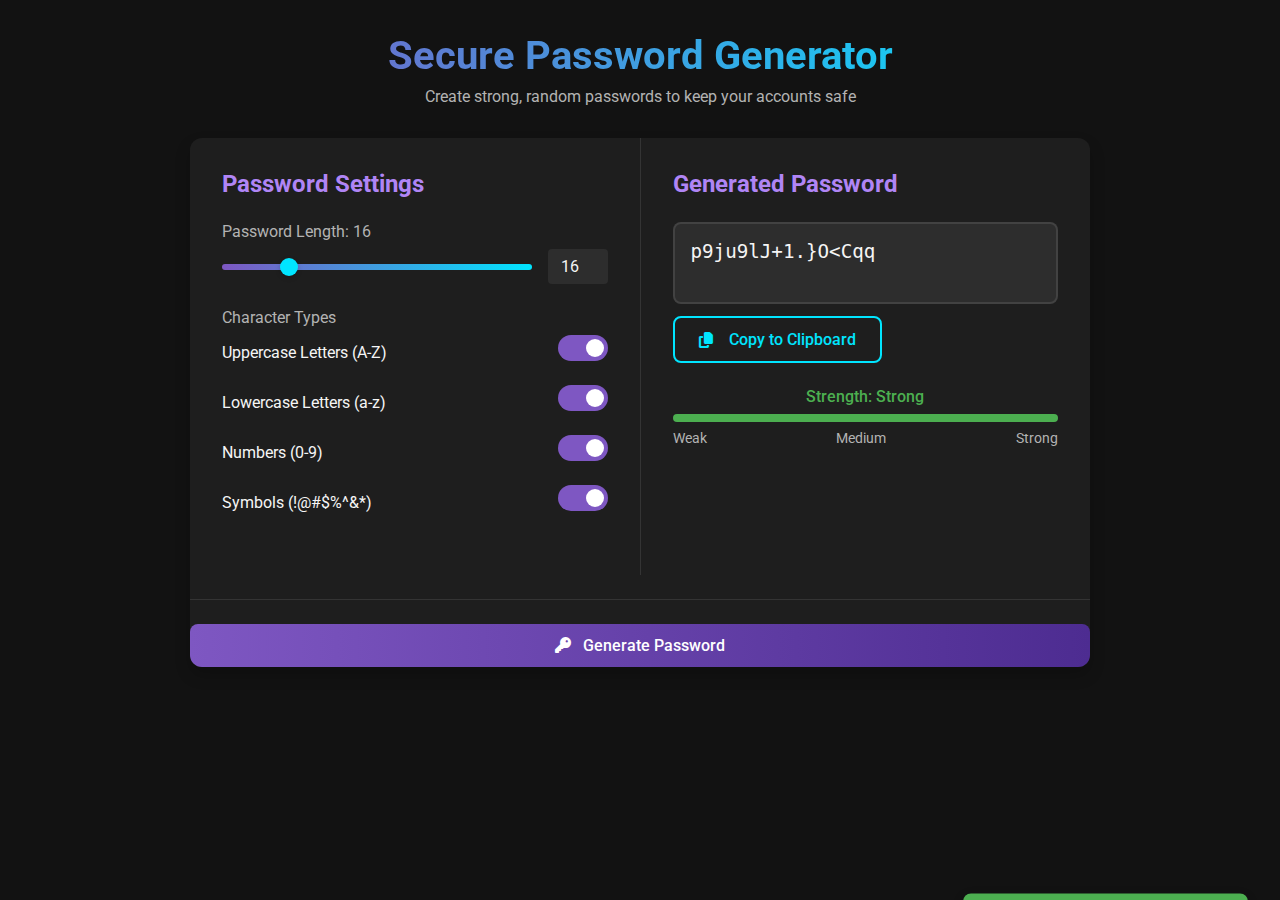
<file: main.html>
<!DOCTYPE html>
<html lang="en">
<head>
    <meta charset="utf-8">
    <meta name="viewport" content="width=device-width, initial-scale=1">
    <title>Secure Password Generator</title>
    <link rel="stylesheet" href="https://cdnjs.cloudflare.com/ajax/libs/font-awesome/6.4.0/css/all.min.css">
    <link rel="stylesheet" href="https://fonts.googleapis.com/css2?family=Roboto:wght@300;400;500;700&display=swap">
    <style id="app-style">
        :root {
            --primary: #7e57c2;
            --primary-light: #b085f5;
            --primary-dark: #4d2c91;
            --accent: #00e5ff;
            --accent-light: #6effff;
            --accent-dark: #00b2cc;
            --bg-dark: #121212;
            --bg-card: #1e1e1e;
            --bg-input: #2d2d2d;
            --text-primary: #f5f5f5;
            --text-secondary: #b3b3b3;
            --success: #4caf50;
            --warning: #ff9800;
            --danger: #f44336;
            --transition: all 0.3s ease;
        }

        * {
            margin: 0;
            padding: 0;
            box-sizing: border-box;
            font-family: 'Roboto', sans-serif;
        }

        body {
            background-color: var(--bg-dark);
            color: var(--text-primary);
            min-height: 100vh;
            padding: 2rem;
            display: flex;
            flex-direction: column;
            align-items: center;
        }

        .container {
            max-width: 900px;
            width: 100%;
        }

        header {
            text-align: center;
            margin-bottom: 2rem;
        }

        header h1 {
            font-size: 2.5rem;
            margin-bottom: 0.5rem;
            background: linear-gradient(90deg, var(--primary), var(--accent));
            -webkit-background-clip: text;
            background-clip: text;
            color: transparent;
        }

        header p {
            color: var(--text-secondary);
        }

        .main-content {
            background-color: var(--bg-card);
            border-radius: 12px;
            box-shadow: 0 8px 16px rgba(0, 0, 0, 0.2);
            overflow: hidden;
            animation: fadeIn 0.5s ease-in;
        }

        @keyframes fadeIn {
            from {
                opacity: 0;
                transform: translateY(20px);
            }
            to {
                opacity: 1;
                transform: translateY(0);
            }
        }

        .flex-container {
            display: flex;
            flex-direction: column;
        }

        @media (min-width: 768px) {
            .flex-container {
                flex-direction: row;
            }
        }

        .settings-panel {
            flex: 1;
            padding: 2rem;
            border-right: 1px solid rgba(255, 255, 255, 0.1);
        }

        .output-panel {
            flex: 1;
            padding: 2rem;
            display: flex;
            flex-direction: column;
        }

        h2 {
            font-size: 1.5rem;
            margin-bottom: 1.5rem;
            color: var(--primary-light);
        }

        .form-group {
            margin-bottom: 1.5rem;
        }

        label {
            display: block;
            margin-bottom: 0.5rem;
            color: var(--text-secondary);
        }

        .slider-container {
            display: flex;
            align-items: center;
            gap: 1rem;
        }

        input[type="range"] {
            flex: 1;
            height: 6px;
            appearance: none;
            background: linear-gradient(90deg, var(--primary), var(--accent));
            border-radius: 3px;
            outline: none;
        }

        input[type="range"]::-webkit-slider-thumb {
            appearance: none;
            width: 18px;
            height: 18px;
            border-radius: 50%;
            background: var(--accent);
            cursor: pointer;
            transition: var(--transition);
            box-shadow: 0 2px 5px rgba(0, 0, 0, 0.2);
        }

        input[type="range"]::-webkit-slider-thumb:hover {
            transform: scale(1.2);
        }

        input[type="number"] {
            width: 60px;
            background: var(--bg-input);
            border: none;
            color: var(--text-primary);
            padding: 0.5rem;
            border-radius: 4px;
            font-size: 1rem;
            text-align: center;
        }

        .toggle-group {
            display: flex;
            justify-content: space-between;
            align-items: center;
            margin-bottom: 1rem;
        }

        .toggle-switch {
            position: relative;
            display: inline-block;
            width: 50px;
            height: 26px;
        }

        .toggle-switch input {
            opacity: 0;
            width: 0;
            height: 0;
        }

        .toggle-slider {
            position: absolute;
            cursor: pointer;
            top: 0;
            left: 0;
            right: 0;
            bottom: 0;
            background-color: var(--bg-input);
            transition: var(--transition);
            border-radius: 34px;
        }

        .toggle-slider:before {
            position: absolute;
            content: "";
            height: 18px;
            width: 18px;
            left: 4px;
            bottom: 4px;
            background-color: var(--text-primary);
            transition: var(--transition);
            border-radius: 50%;
        }

        input:checked + .toggle-slider {
            background-color: var(--primary);
        }

        input:focus + .toggle-slider {
            box-shadow: 0 0 1px var(--primary);
        }

        input:checked + .toggle-slider:before {
            transform: translateX(24px);
            background-color: white;
        }

        .output-field {
            position: relative;
            margin-bottom: 1.5rem;
        }

        .password-output {
            width: 100%;
            background-color: var(--bg-input);
            border: 2px solid rgba(255, 255, 255, 0.1);
            color: var(--text-primary);
            padding: 1rem;
            border-radius: 8px;
            font-family: monospace;
            font-size: 1.2rem;
            min-height: 60px;
            resize: none;
            overflow: hidden;
            margin-bottom: 0.5rem;
        }

        .strength-meter {
            margin-bottom: 1.5rem;
        }

        .strength-meter-bar {
            height: 8px;
            border-radius: 4px;
            background-color: var(--bg-input);
            overflow: hidden;
            margin-top: 0.5rem;
            transition: var(--transition);
        }

        .strength-meter-fill {
            height: 100%;
            width: 0%;
            transition: var(--transition);
        }

        .strength-labels {
            display: flex;
            justify-content: space-between;
            margin-top: 0.5rem;
            color: var(--text-secondary);
            font-size: 0.85rem;
        }

        .strength-value {
            font-weight: 500;
            text-align: center;
            margin-bottom: 0.5rem;
        }

        .weak {
            color: var(--danger);
        }

        .medium {
            color: var(--warning);
        }

        .strong {
            color: var(--success);
        }

        .btn {
            display: inline-flex;
            align-items: center;
            justify-content: center;
            gap: 0.5rem;
            padding: 0.75rem 1.5rem;
            font-size: 1rem;
            font-weight: 500;
            border-radius: 8px;
            border: none;
            cursor: pointer;
            transition: var(--transition);
            outline: none;
        }

        .btn-primary {
            background: linear-gradient(90deg, var(--primary), var(--primary-dark));
            color: white;
        }

        .btn-primary:hover {
            background: linear-gradient(90deg, var(--primary-light), var(--primary));
            transform: translateY(-2px);
            box-shadow: 0 4px 12px rgba(126, 87, 194, 0.3);
        }

        .btn-secondary {
            background: transparent;
            border: 2px solid var(--accent);
            color: var(--accent);
        }

        .btn-secondary:hover {
            background-color: rgba(0, 229, 255, 0.1);
            transform: translateY(-2px);
        }

        .btn-block {
            display: block;
            width: 100%;
        }

        .generate-btn-container {
            text-align: center;
            margin-top: 1.5rem;
            padding-top: 1.5rem;
            border-top: 1px solid rgba(255, 255, 255, 0.1);
        }

        .toast {
            position: fixed;
            bottom: 2rem;
            right: 2rem;
            background: var(--success);
            color: white;
            padding: 1rem 1.5rem;
            border-radius: 8px;
            box-shadow: 0 4px 12px rgba(0, 0, 0, 0.15);
            display: flex;
            align-items: center;
            gap: 0.5rem;
            transform: translateY(150%);
            transition: transform 0.3s cubic-bezier(0.68, -0.55, 0.27, 1.55);
            z-index: 1000;
        }

        .toast.show {
            transform: translateY(0);
        }

        .icon {
            margin-right: 0.5rem;
        }
    </style>
</head>
<body>
<div class="container">
    <header>
        <h1>Secure Password Generator</h1>
        <p>Create strong, random passwords to keep your accounts safe</p>
    </header>

    <div class="main-content">
        <div class="flex-container">
            <div class="settings-panel">
                <h2>Password Settings</h2>

                <div class="form-group">
                    <label for="length">Password Length: <span id="length-value">16</span></label>
                    <div class="slider-container">
                        <input type="range" id="length" min="4" max="64" value="16">
                        <input type="number" id="length-input" min="4" max="64" value="16">
                    </div>
                </div>

                <div class="form-group">
                    <label>Character Types</label>

                    <div class="toggle-group">
                        <span>Uppercase Letters (A-Z)</span>
                        <label class="toggle-switch">
                            <input type="checkbox" id="uppercase" checked>
                            <span class="toggle-slider"></span>
                        </label>
                    </div>

                    <div class="toggle-group">
                        <span>Lowercase Letters (a-z)</span>
                        <label class="toggle-switch">
                            <input type="checkbox" id="lowercase" checked>
                            <span class="toggle-slider"></span>
                        </label>
                    </div>

                    <div class="toggle-group">
                        <span>Numbers (0-9)</span>
                        <label class="toggle-switch">
                            <input type="checkbox" id="numbers" checked>
                            <span class="toggle-slider"></span>
                        </label>
                    </div>

                    <div class="toggle-group">
                        <span>Symbols (!@#$%^&*)</span>
                        <label class="toggle-switch">
                            <input type="checkbox" id="symbols" checked>
                            <span class="toggle-slider"></span>
                        </label>
                    </div>
                </div>
            </div>

            <div class="output-panel">
                <h2>Generated Password</h2>

                <div class="output-field">
                    <textarea class="password-output" id="password" readonly></textarea>
                    <button class="btn btn-secondary" id="copy-btn">
                        <i class="fas fa-copy icon"></i> Copy to Clipboard
                    </button>
                </div>

                <div class="strength-meter">
                    <div class="strength-value" id="strength-text">Password Strength</div>
                    <div class="strength-meter-bar">
                        <div class="strength-meter-fill" id="strength-fill"></div>
                    </div>
                    <div class="strength-labels">
                        <span>Weak</span>
                        <span>Medium</span>
                        <span>Strong</span>
                    </div>
                </div>
            </div>
        </div>

        <div class="generate-btn-container">
            <button class="btn btn-primary btn-block" id="generate-btn">
                <i class="fas fa-key icon"></i> Generate Password
            </button>
        </div>
    </div>
</div>

<div class="toast" id="toast">
    <i class="fas fa-check-circle"></i>
    <span>Password copied to clipboard!</span>
</div>

<script id="app-script">
    document.addEventListener('DOMContentLoaded', function() {
        // DOM elements
        const lengthSlider = document.getElementById('length');
        const lengthInput = document.getElementById('length-input');
        const lengthValue = document.getElementById('length-value');
        const uppercaseToggle = document.getElementById('uppercase');
        const lowercaseToggle = document.getElementById('lowercase');
        const numbersToggle = document.getElementById('numbers');
        const symbolsToggle = document.getElementById('symbols');
        const passwordOutput = document.getElementById('password');
        const generateBtn = document.getElementById('generate-btn');
        const copyBtn = document.getElementById('copy-btn');
        const toast = document.getElementById('toast');
        const strengthText = document.getElementById('strength-text');
        const strengthFill = document.getElementById('strength-fill');

        // Character sets
        const charset = {
            uppercase: 'ABCDEFGHIJKLMNOPQRSTUVWXYZ',
            lowercase: 'abcdefghijklmnopqrstuvwxyz',
            numbers: '0123456789',
            symbols: '!@#$%^&*()_+-=[]{}|;:,.<>?'
        };

        // Synchronize length inputs
        lengthSlider.addEventListener('input', function() {
            const value = lengthSlider.value;
            lengthValue.textContent = value;
            lengthInput.value = value;
            updateStrengthMeter();
        });

        lengthInput.addEventListener('input', function() {
            let value = parseInt(lengthInput.value);

            // Clamp between min and max
            if (value < 4) value = 4;
            if (value > 64) value = 64;

            lengthSlider.value = value;
            lengthValue.textContent = value;
            lengthInput.value = value;
            updateStrengthMeter();
        });

        // Toggle character types and update strength
        uppercaseToggle.addEventListener('change', updateStrengthMeter);
        lowercaseToggle.addEventListener('change', updateStrengthMeter);
        numbersToggle.addEventListener('change', updateStrengthMeter);
        symbolsToggle.addEventListener('change', updateStrengthMeter);

        // Generate password function
        function generatePassword() {
            const length = parseInt(lengthSlider.value);
            let chars = '';

            if (uppercaseToggle.checked) chars += charset.uppercase;
            if (lowercaseToggle.checked) chars += charset.lowercase;
            if (numbersToggle.checked) chars += charset.numbers;
            if (symbolsToggle.checked) chars += charset.symbols;

            // Ensure at least one character type is selected
            if (chars === '') {
                lowercaseToggle.checked = true;
                chars = charset.lowercase;
            }

            let password = '';

            // Use crypto.getRandomValues for better randomness
            const array = new Uint32Array(length);
            window.crypto.getRandomValues(array);

            for (let i = 0; i < length; i++) {
                password += chars.charAt(array[i] % chars.length);
            }

            return password;
        }

        // Calculate password strength
        function calculateStrength() {
            const length = parseInt(lengthSlider.value);
            let complexity = 0;

            // Add complexity based on character types
            if (uppercaseToggle.checked) complexity += 26;
            if (lowercaseToggle.checked) complexity += 26;
            if (numbersToggle.checked) complexity += 10;
            if (symbolsToggle.checked) complexity += 32;

            // Calculate entropy bits
            const entropy = Math.log2(complexity) * length;

            // Return strength based on entropy
            if (entropy < 40) return { strength: 'weak', percentage: 33 };
            if (entropy < 80) return { strength: 'medium', percentage: 66 };
            return { strength: 'strong', percentage: 100 };
        }

        // Update strength meter
        function updateStrengthMeter() {
            const strength = calculateStrength();
            strengthText.textContent = `Strength: ${strength.strength.charAt(0).toUpperCase() + strength.strength.slice(1)}`;

            // Clear previous classes
            strengthText.classList.remove('weak', 'medium', 'strong');
            strengthText.classList.add(strength.strength);

            // Update fill
            strengthFill.style.width = `${strength.percentage}%`;

            // Set color based on strength
            if (strength.strength === 'weak') {
                strengthFill.style.backgroundColor = 'var(--danger)';
            } else if (strength.strength === 'medium') {
                strengthFill.style.backgroundColor = 'var(--warning)';
            } else {
                strengthFill.style.backgroundColor = 'var(--success)';
            }
        }

        // Generate password button click
        generateBtn.addEventListener('click', function() {
            const password = generatePassword();
            passwordOutput.value = password;
            updateStrengthMeter();

            // Slight animation effect
            passwordOutput.classList.add('highlight');
            setTimeout(() => passwordOutput.classList.remove('highlight'), 300);
        });

        // Copy password to clipboard
        copyBtn.addEventListener('click', function() {
            if (!passwordOutput.value) return;

            // Use modern clipboard API
            navigator.clipboard.writeText(passwordOutput.value).then(
                function() {
                    // Show toast
                    toast.classList.add('show');
                    setTimeout(() => toast.classList.remove('show'), 2000);
                }
            );
        });

        // Generate initial password on load
        generateBtn.click();
    });
</script>
</body>
</html>
</file>
